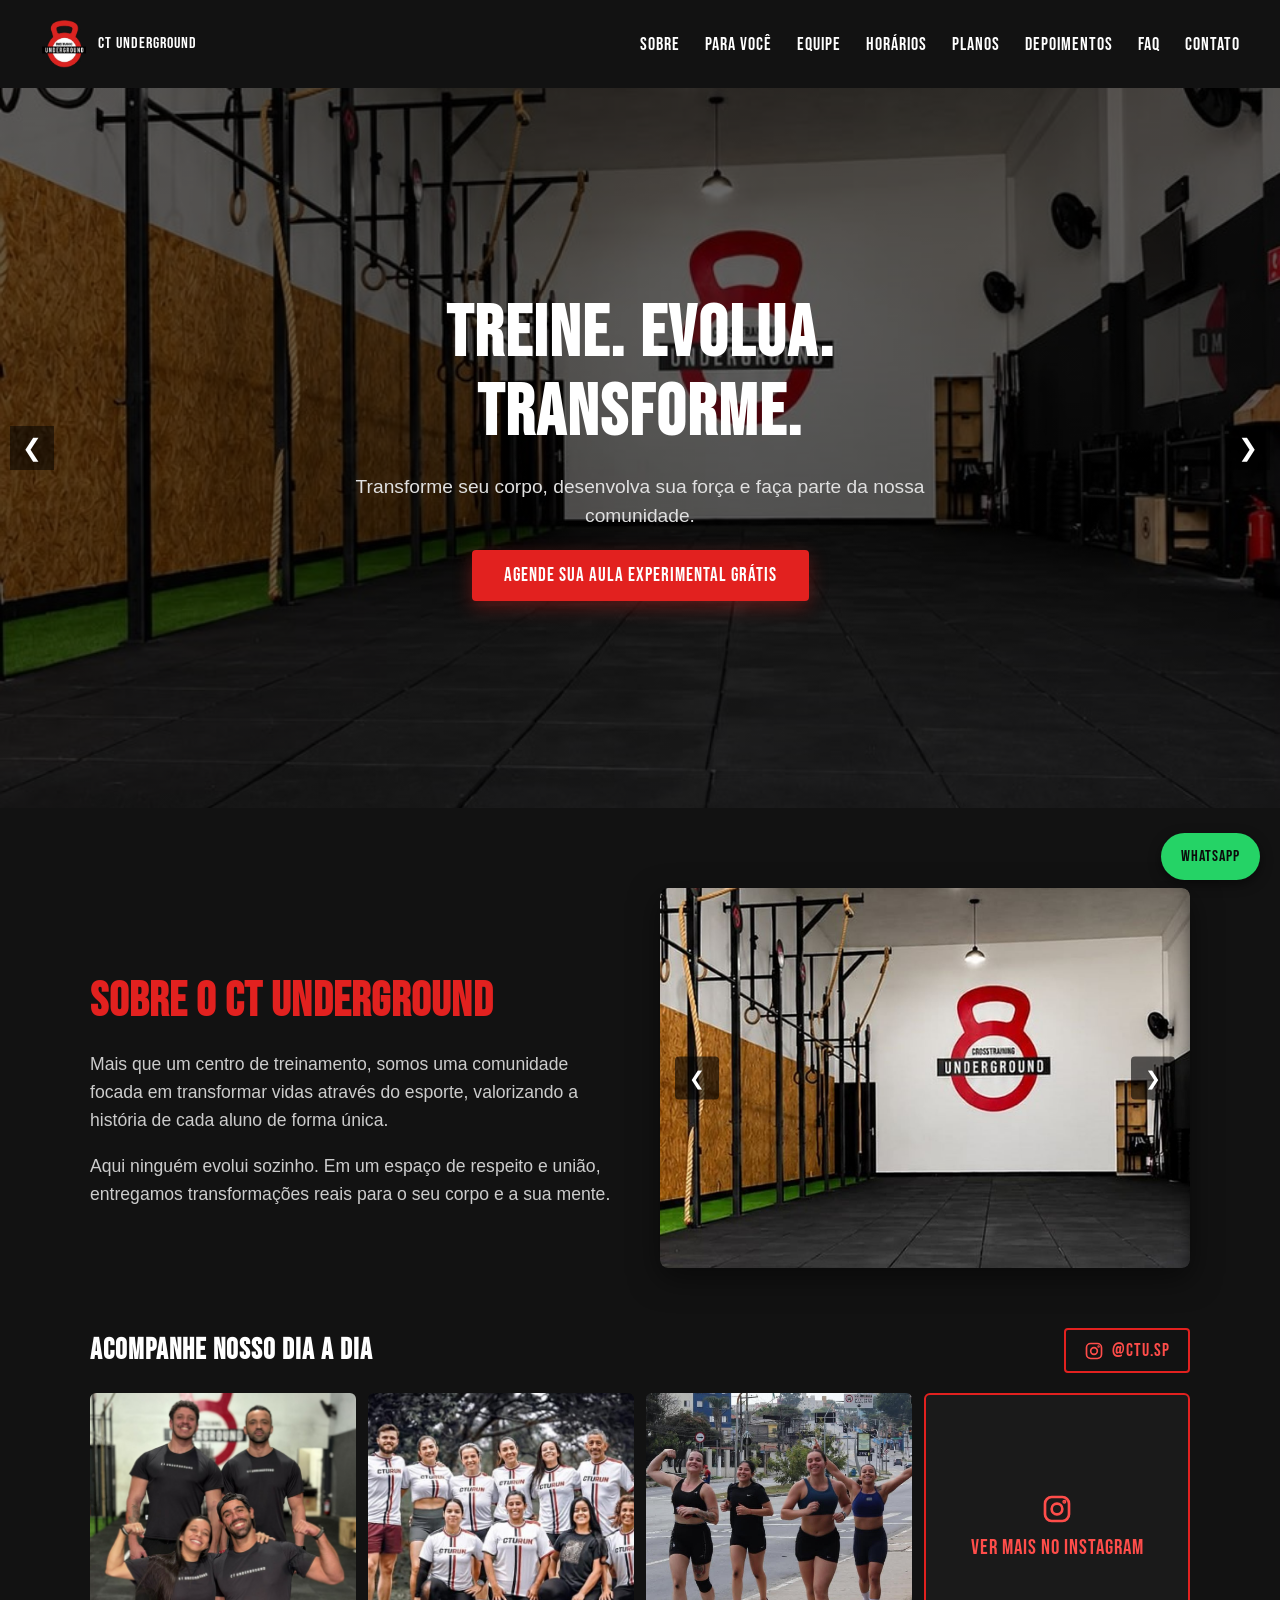
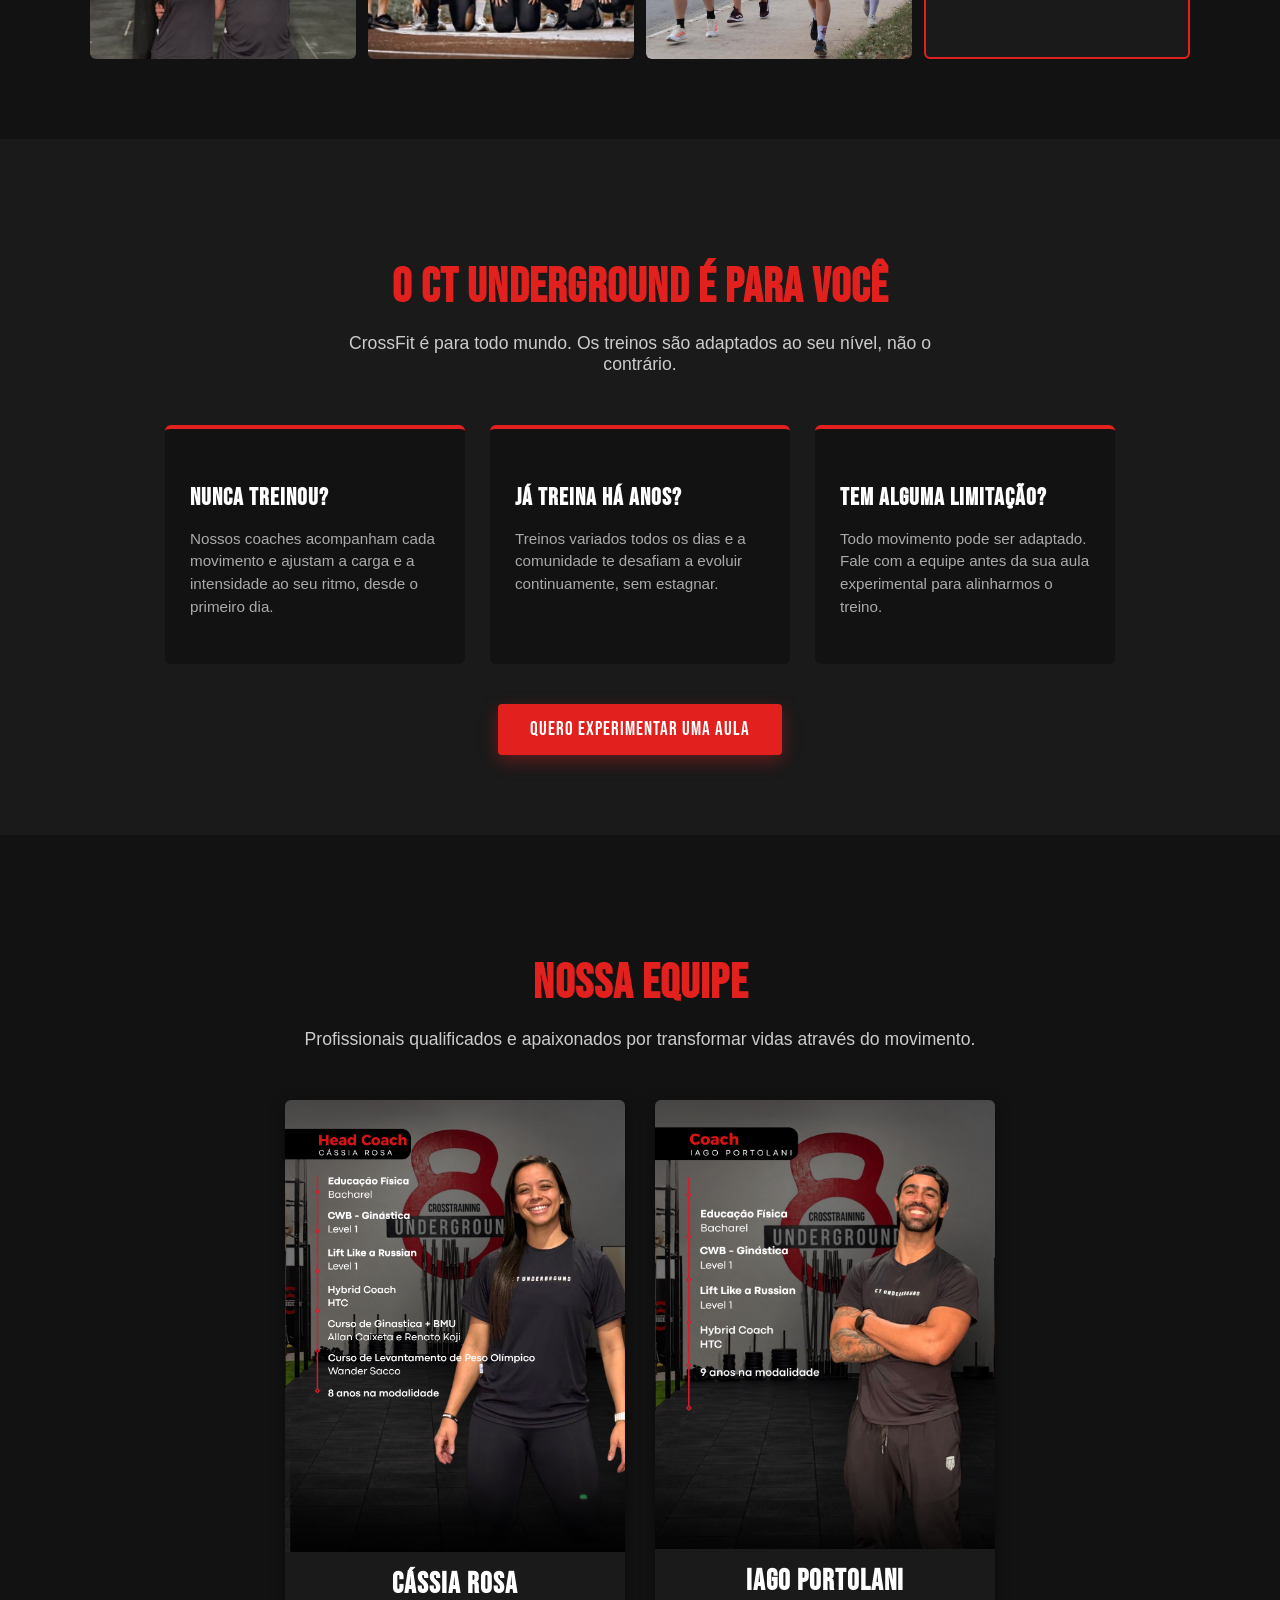
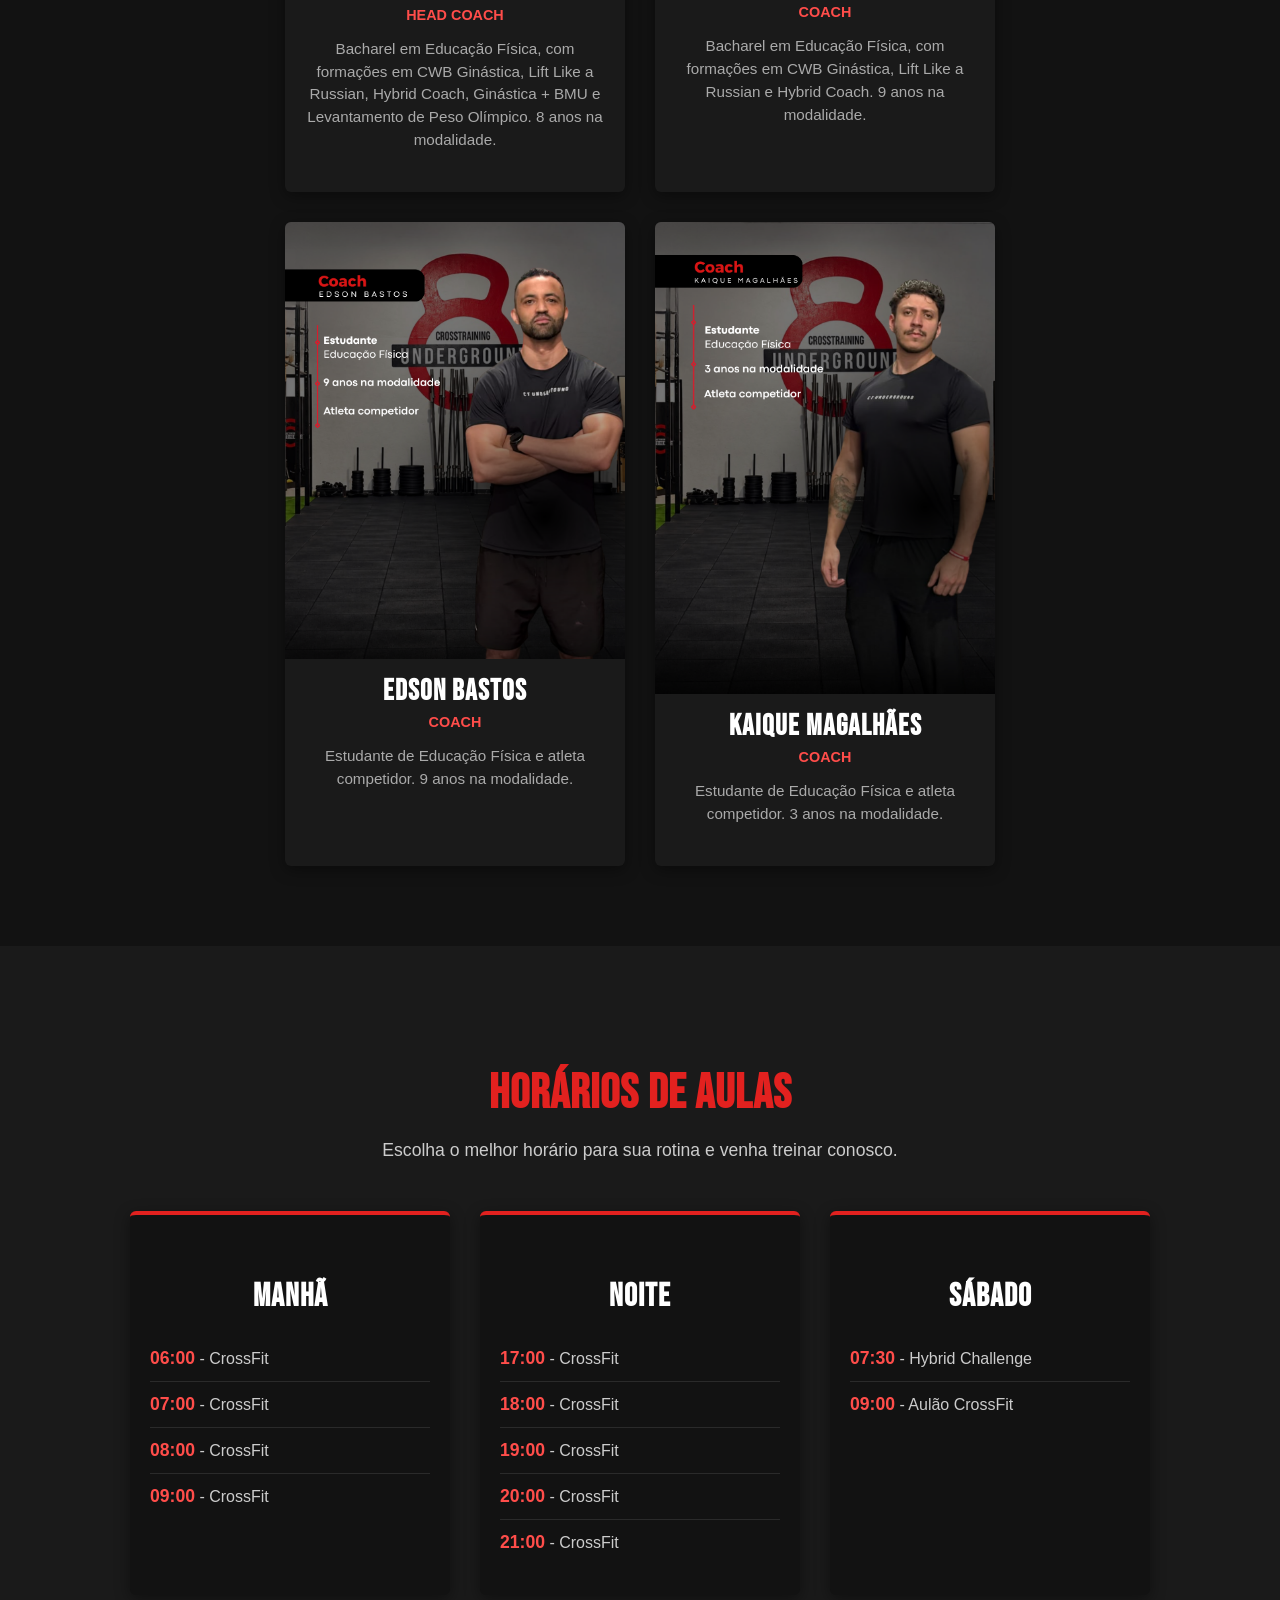
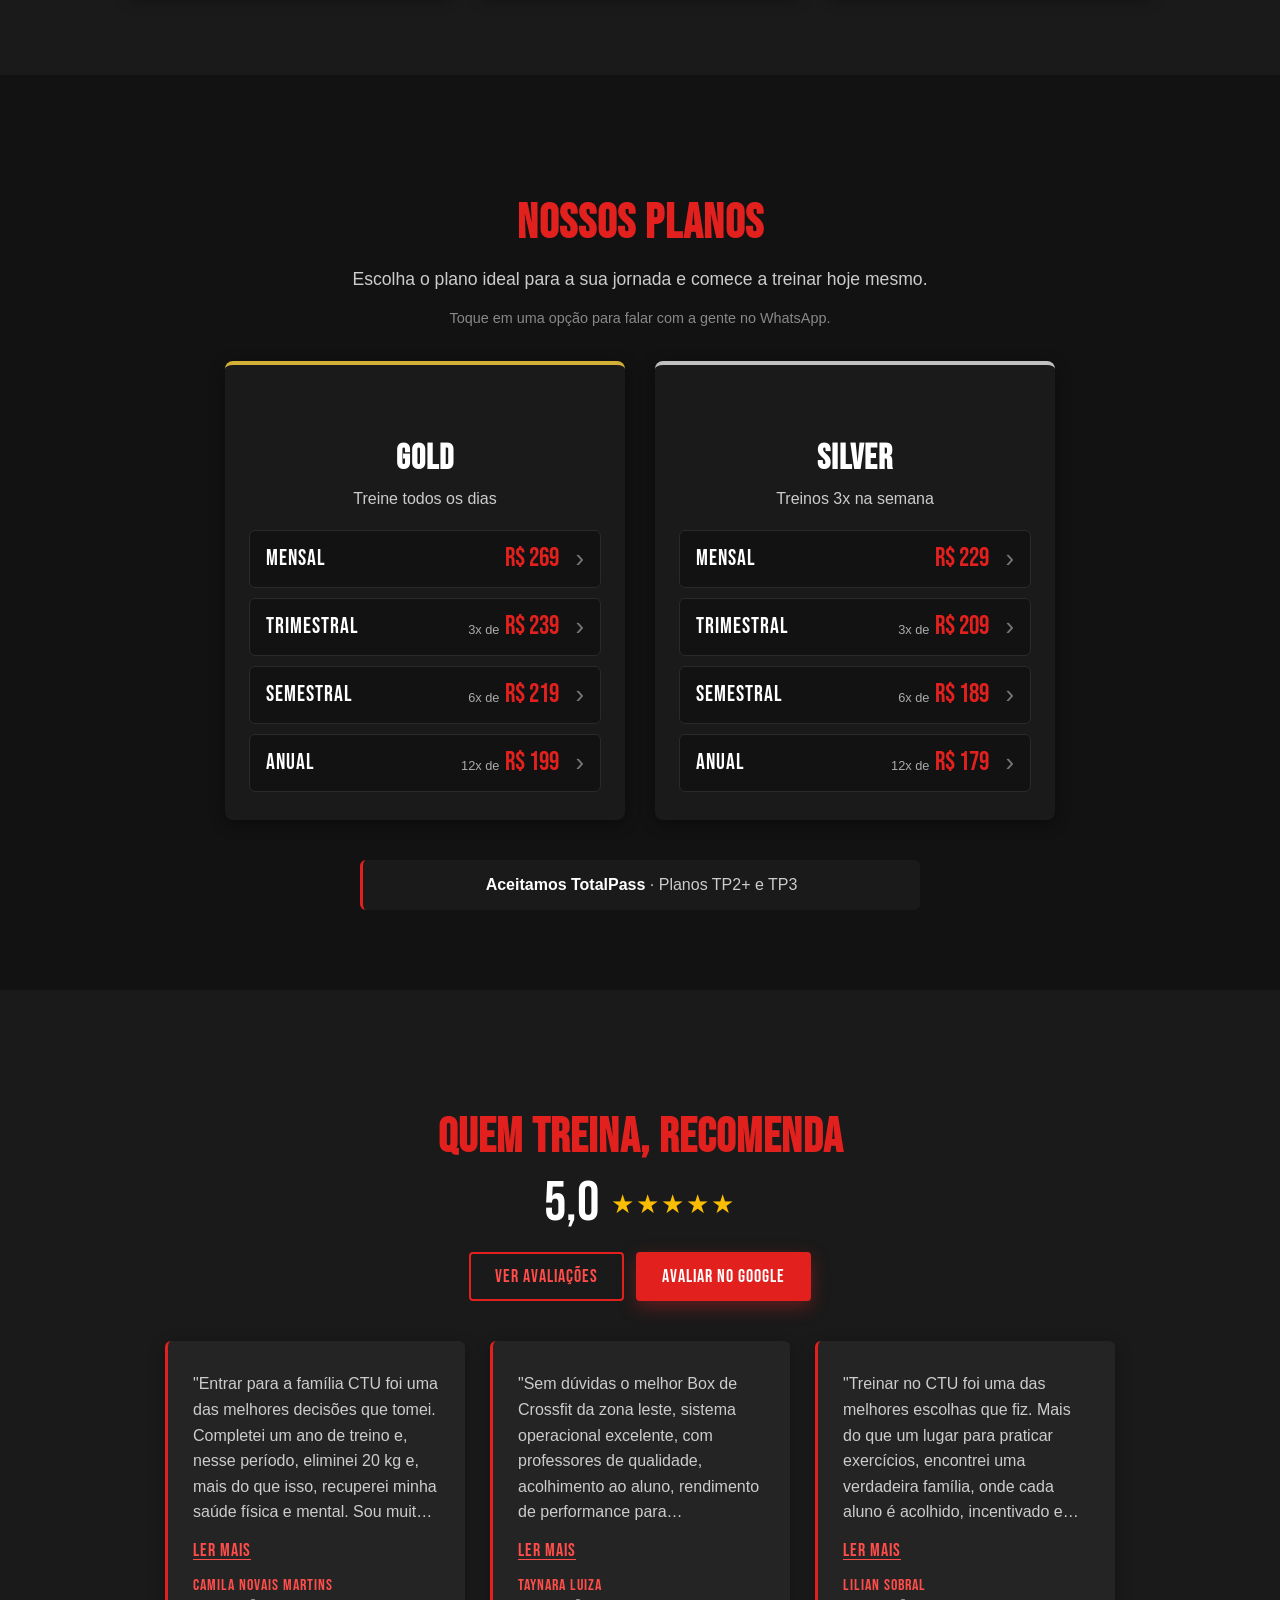
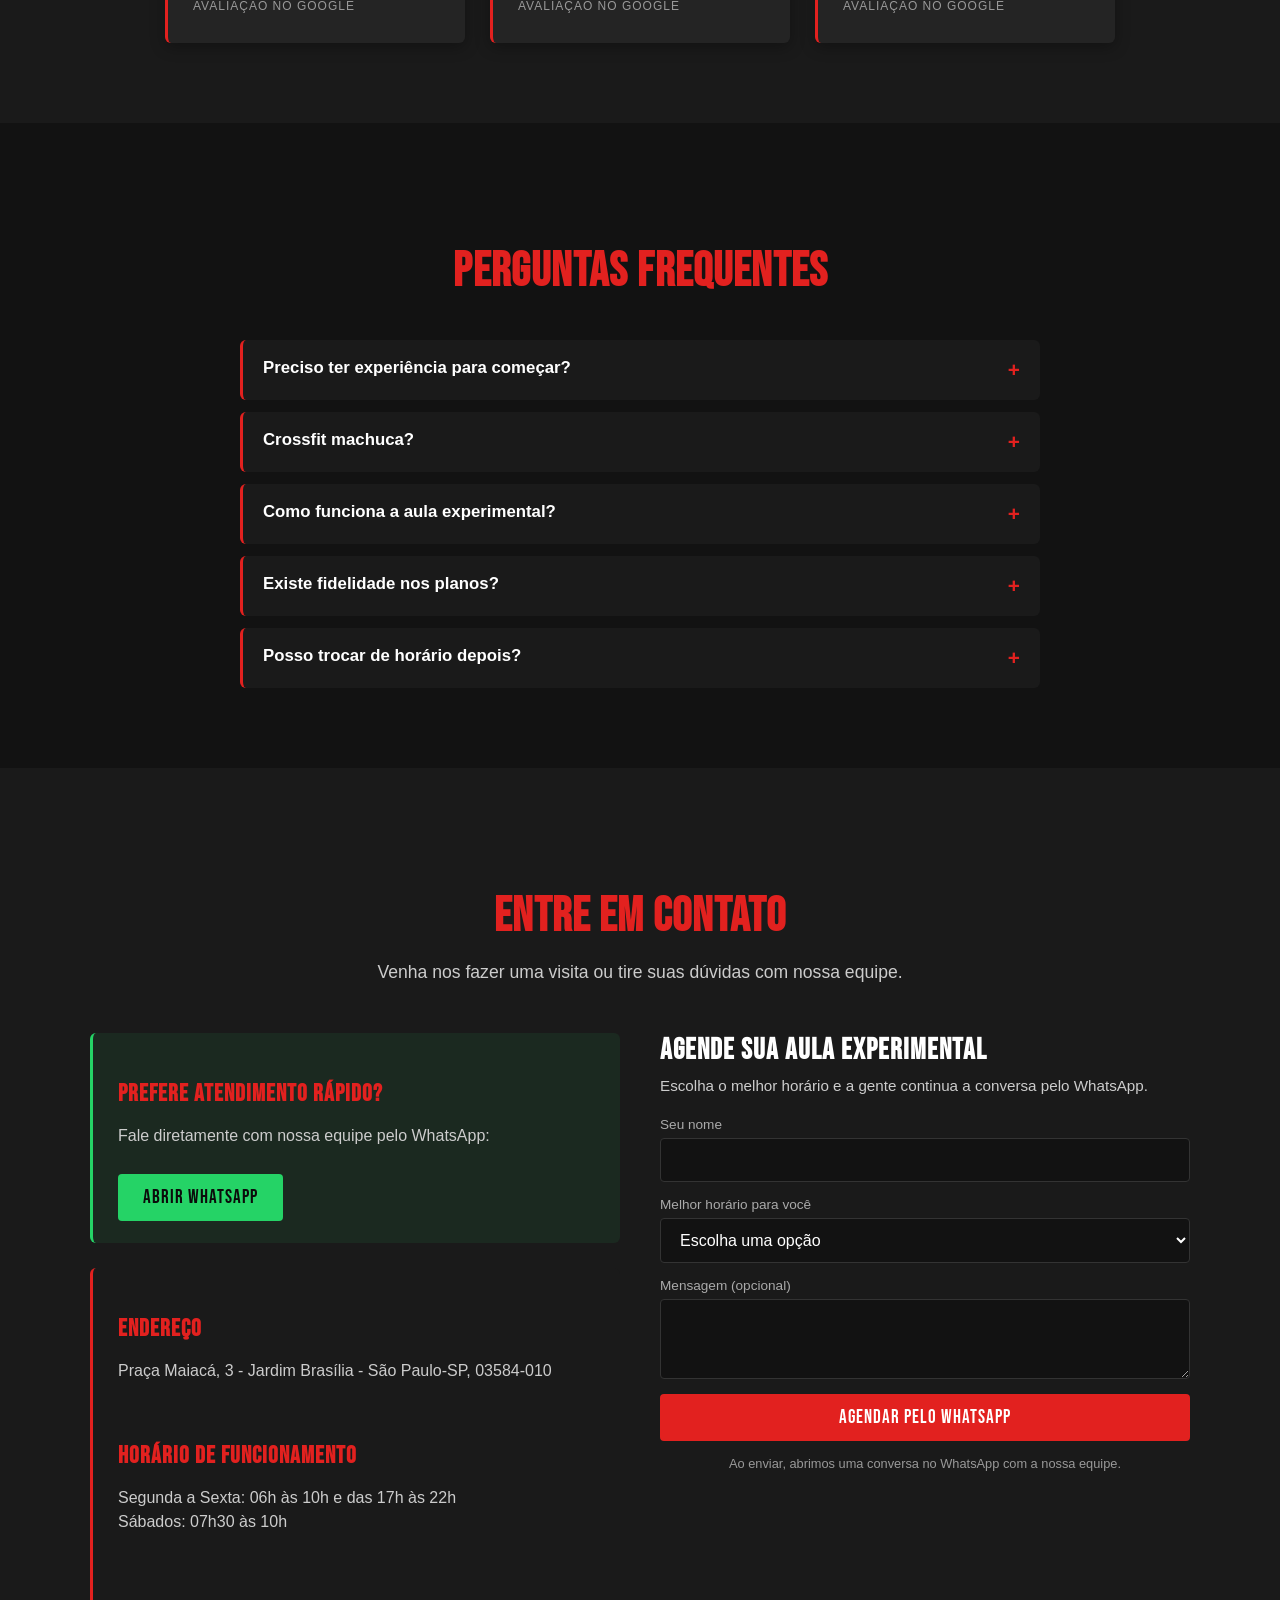
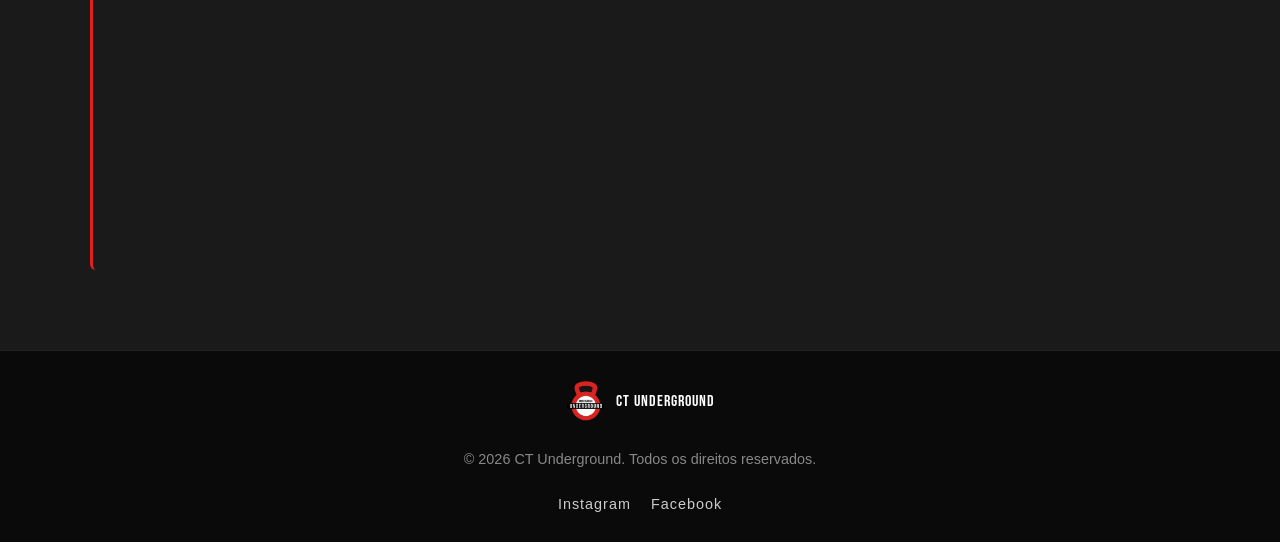
<file: index.html>
<!DOCTYPE html>
<html lang="pt-BR">
<head>
    <meta charset="UTF-8">
    <meta name="viewport" content="width=device-width, initial-scale=1.0">

    <!-- SEO -->
    <title>CT Underground | Box de CrossFit na Zona Leste/SP</title>
    <meta name="description" content="Treine no CT Underground, na Zona Leste/SP. Aulas para todos os níveis, coaches qualificados e comunidade forte. Agende sua aula experimental gratuita.">
    <link rel="canonical" href="https://ctunderground.com.br/">
    <link rel="icon" type="image/png" href="assets/images/logo.jpeg">

    <!-- Carrega a 1ª imagem do banner o mais cedo possível (mantenha igual ao 1º item de 'imagens' no script.js) -->
    <link rel="preload" as="image" href="assets/images/img-header1.jpg">

    <!-- Open Graph (preview ao compartilhar no WhatsApp/Instagram) -->
    <meta property="og:type" content="website">
    <meta property="og:title" content="CT Underground | Box de CrossFit na Zona Leste/SP">
    <meta property="og:description" content="Aulas para todos os níveis, coaches qualificados e comunidade forte. Agende sua aula experimental gratuita.">
    <meta property="og:url" content="https://ctunderground.com.br/">
    <meta property="og:image" content="https://ctunderground.com.br/assets/images/img-header1.jpg">
    <meta property="og:image:width" content="1920">
    <meta property="og:image:height" content="880">
    <meta property="og:image:alt" content="Interior do box CT Underground, com a logo na parede e a área de treino">
    <meta property="og:locale" content="pt_BR">

    <link rel="stylesheet" href="assets/fonts/fonts.css">
    <link rel="stylesheet" href="assets/css/global.css">
    <link rel="stylesheet" href="index.css">

    <!-- Dados estruturados para SEO local -->
    <script type="application/ld+json">
    {
      "@context": "https://schema.org",
      "@type": "SportsActivityLocation",
      "name": "Crosstraining Underground",
      "url": "https://ctunderground.com.br/",
      "image": "https://ctunderground.com.br/assets/images/img-header1.jpg",
      "address": {
        "@type": "PostalAddress",
        "streetAddress": "Praça Maiacá, 3 - Jardim Brasília",
        "addressLocality": "São Paulo",
        "addressRegion": "SP",
        "postalCode": "03584-010",
        "addressCountry": "BR"
      },
      "telephone": "+55 11 91656-0389",
      "sameAs": [
        "https://www.instagram.com/ctu.sp/",
        "https://www.facebook.com/crosstrainingunderground"
      ],
      "openingHoursSpecification": [
        {
          "@type": "OpeningHoursSpecification",
          "dayOfWeek": ["Monday","Tuesday","Wednesday","Thursday","Friday"],
          "opens": "06:00",
          "closes": "10:00"
        },
        {
          "@type": "OpeningHoursSpecification",
          "dayOfWeek": ["Monday","Tuesday","Wednesday","Thursday","Friday"],
          "opens": "17:00",
          "closes": "22:00"
        },
        {
          "@type": "OpeningHoursSpecification",
          "dayOfWeek": ["Saturday"],
          "opens": "07:30",
          "closes": "10:00"
        }
      ]
    }
    </script>
</head>

<body>
<a href="#main-content" class="skip-link">Pular para o conteúdo principal</a>

<header class="header">
    <div class="container nav-container" style="display: flex; justify-content: space-between; align-items: center; width: 100%;">
        <a href="#" class="logo">
            <img src="assets/images/logo-dark.png" alt="" width="56" height="56">
            <span class="logo-text">CT UNDERGROUND</span>
        </a>

        <button class="menu-toggle" id="menu-toggle" aria-label="Abrir menu" aria-expanded="false" aria-controls="nav-menu">
            <span></span>
            <span></span>
            <span></span>
        </button>

        <nav aria-label="Navegação principal">
            <ul class="nav-menu" id="nav-menu">
                <li><a href="#sobre">Sobre</a></li>
                <li><a href="#para-quem-e">Para Você</a></li>
                <li><a href="#equipe">Equipe</a></li>
                <li><a href="#horarios">Horários</a></li>
                <li><a href="#planos">Planos</a></li>
                <li><a href="#depoimentos">Depoimentos</a></li>
                <li><a href="#faq">FAQ</a></li>
                <li><a href="#contato">Contato</a></li>
            </ul>
        </nav>
    </div>
</header>

<main id="main-content">

    <section class="hero" id="hero-banner">
        <button class="hero-btn prev" id="prev-btn" aria-label="Imagem anterior do banner">&#10094;</button>
        <div class="hero-content">
            <h1>Treine. Evolua. Transforme.</h1>
            <p>Transforme seu corpo, desenvolva sua força e faça parte da nossa comunidade.</p>
            <a href="#contato" class="btn-cta">AGENDE SUA AULA EXPERIMENTAL GRÁTIS</a>
        </div>
        <button class="hero-btn next" id="next-btn" aria-label="Próxima imagem do banner">&#10095;</button>
    </section>

    <section class="about" id="sobre">
        <div class="about-container">
            <div class="about-text">
                <h2>Sobre o CT Underground</h2>
                <p>Mais que um centro de treinamento, somos uma comunidade focada em transformar vidas através do esporte, valorizando a história de cada aluno de forma única.</p>
                <p>Aqui ninguém evolui sozinho. Em um espaço de respeito e união, entregamos transformações reais para o seu corpo e a sua mente.</p>
            </div>

            <!-- Carrossel de Fotos -->
            <div class="about-image about-carousel">
                <div class="carousel-track-container">
                    <div class="carousel-track" id="about-track">
                        <div class="carousel-slide current-slide">
                            <img src="assets/images/img-about1.jpg" alt="Estrutura interna do CT Underground" loading="lazy" decoding="async">
                        </div>
                        <div class="carousel-slide">
                            <img src="assets/images/img-about2.jpg" alt="Área de treino do CT Underground" loading="lazy" decoding="async">
                        </div>
                        <div class="carousel-slide">
                            <img src="assets/images/img-about3.jpg" alt="Equipamentos e espaço do box" loading="lazy" decoding="async">
                        </div>
                        <div class="carousel-slide">
                            <img src="assets/images/img-about4.jpg" alt="Equipamentos e espaço do box" loading="lazy" decoding="async">
                        </div>
                        <div class="carousel-slide">
                            <img src="assets/images/img-about5.jpg" alt="Equipamentos e espaço do box" loading="lazy" decoding="async">
                        </div>
                        <div class="carousel-slide">
                            <img src="assets/images/img-about6.jpg" alt="Equipamentos e espaço do box" loading="lazy" decoding="async">
                        </div>
                    </div>
                </div>
                <!-- Botões de navegação do carrossel -->
                <button class="carousel-btn prev-btn" id="about-prev" aria-label="Foto anterior">&#10094;</button>
                <button class="carousel-btn next-btn" id="about-next" aria-label="Próxima foto">&#10095;</button>
            </div>
        </div>

        <!-- Instagram -->
        <div class="about-instagram">
            <div class="about-instagram-header">
                <h3>Acompanhe nosso dia a dia</h3>
                <a href="https://www.instagram.com/ctu.sp/" target="_blank" rel="noopener" class="btn-instagram">
                    <svg viewBox="0 0 24 24" width="20" height="20" fill="none" stroke="currentColor" stroke-width="2" stroke-linecap="round" stroke-linejoin="round" aria-hidden="true">
                        <rect x="3" y="3" width="18" height="18" rx="5"></rect>
                        <circle cx="12" cy="12" r="4"></circle>
                        <circle cx="17.5" cy="6.5" r="0.5" fill="currentColor"></circle>
                    </svg>
                    @ctu.sp
                </a>
            </div>

            <div class="instagram-grid">
                <a href="https://www.instagram.com/p/Dcvog55HO2o/" target="_blank" rel="noopener" class="instagram-post">
                    <img src="assets/images/insta-1.jpg" alt="Publicação do CTU no Instagram - Coaches" loading="lazy" decoding="async">
                </a>
                <a href="https://www.instagram.com/p/DZAH4xvkXIh/" target="_blank" rel="noopener" class="instagram-post">
                    <img src="assets/images/insta-2.jpg" alt="Publicação do CTU no Instagram - CTU RUN" loading="lazy" decoding="async">
                </a>
                <a href="https://www.instagram.com/p/Dcr405zHGUo/" target="_blank" rel="noopener" class="instagram-post">
                    <img src="assets/images/insta-3.jpg" alt="Publicação do CTU no Instagram - Hybrid Challenge" loading="lazy" decoding="async">
                </a>
                <a href="https://www.instagram.com/ctu.sp/" target="_blank" rel="noopener" class="instagram-post instagram-more">
                    <svg viewBox="0 0 24 24" width="32" height="32" fill="none" stroke="currentColor" stroke-width="2" stroke-linecap="round" stroke-linejoin="round" aria-hidden="true">
                        <rect x="3" y="3" width="18" height="18" rx="5"></rect>
                        <circle cx="12" cy="12" r="4"></circle>
                        <circle cx="17.5" cy="6.5" r="0.5" fill="currentColor"></circle>
                    </svg>
                    <span>Ver mais no Instagram</span>
                </a>
            </div>
        </div>
    </section>

    <!-- Nova seção: acolhe quem nunca treinou -->
    <section class="for-you" id="para-quem-e">
        <div class="for-you-container">
            <h2>O CT Underground é para você</h2>
            <p class="for-you-subtitle">CrossFit é para todo mundo. Os treinos são adaptados ao seu nível, não o contrário.</p>

            <div class="for-you-grid">
                <div class="for-you-card">
                    <h3>Nunca treinou?</h3>
                    <p>Nossos coaches acompanham cada movimento e ajustam a carga e a intensidade ao seu ritmo, desde o primeiro dia.</p>
                </div>
                <div class="for-you-card">
                    <h3>Já treina há anos?</h3>
                    <p>Treinos variados todos os dias e a comunidade te desafiam a evoluir continuamente, sem estagnar.</p>
                </div>
                <div class="for-you-card">
                    <h3>Tem alguma limitação?</h3>
                    <p>Todo movimento pode ser adaptado. Fale com a equipe antes da sua aula experimental para alinharmos o treino.</p>
                </div>
            </div>

            <div class="for-you-cta">
                <a href="#contato" class="btn-cta">QUERO EXPERIMENTAR UMA AULA</a>
            </div>
        </div>
    </section>

    <section class="team" id="equipe">
        <div class="team-container">
            <h2>Nossa Equipe</h2>
            <p class="team-subtitle">Profissionais qualificados e apaixonados por transformar vidas através do movimento.</p>

            <div class="team-grid">
                <div class="coach-card">
                    <img src="assets/images/coach-cassia.jpg" width="800" height="1120" alt="Cássia Rosa, Head Coach do Crosstraining Underground" loading="lazy" decoding="async">
                    <h3>Cássia Rosa</h3>
                    <span class="coach-role">Head Coach</span>
                    <p>Bacharel em Educação Física, com formações em CWB Ginástica, Lift Like a Russian, Hybrid Coach, Ginástica + BMU e Levantamento de Peso Olímpico. 8 anos na modalidade.</p>
                </div>

                <div class="coach-card">
                    <img src="assets/images/coach-iago.jpg" width="800" height="1088" alt="Iago Portolani, Coach do Crosstraining Underground" loading="lazy" decoding="async">
                    <h3>Iago Portolani</h3>
                    <span class="coach-role">Coach</span>
                    <p>Bacharel em Educação Física, com formações em CWB Ginástica, Lift Like a Russian e Hybrid Coach. 9 anos na modalidade.</p>
                </div>

                <div class="coach-card">
                    <img src="assets/images/coach-edson.jpg" width="800" height="1056" alt="Edson Bastos, Coach do Crosstraining Underground" loading="lazy" decoding="async">
                    <h3>Edson Bastos</h3>
                    <span class="coach-role">Coach</span>
                    <p>Estudante de Educação Física e atleta competidor. 9 anos na modalidade.</p>
                </div>

                <div class="coach-card">
                    <img src="assets/images/coach-kaique.jpg" width="800" height="1082" alt="Kaique Magalhães, Coach do Crosstraining Underground" loading="lazy" decoding="async">
                    <h3>Kaique Magalhães</h3>
                    <span class="coach-role">Coach</span>
                    <p>Estudante de Educação Física e atleta competidor. 3 anos na modalidade.</p>
                </div>
            </div>
        </div>
    </section>

    <section class="schedule" id="horarios">
    <div class="schedule-container">
        <h2>Horários de Aulas</h2>
        <p class="schedule-subtitle">Escolha o melhor horário para sua rotina e venha treinar conosco.</p>

        <div class="schedule-grid">
            <!-- Coluna 1: Manhã -->
            <div class="schedule-card">
                <h3>Manhã</h3>
                <ul>
                    <li><span>06:00</span> - CrossFit</li>
                    <li><span>07:00</span> - CrossFit</li>
                    <li><span>08:00</span> - CrossFit</li>
                    <li><span>09:00</span> - CrossFit</li>
                </ul>
            </div>

            <!-- Coluna 2: Noite -->
            <div class="schedule-card">
                <h3>Noite</h3>
                <ul>
                    <li><span>17:00</span> - CrossFit</li>
                    <li><span>18:00</span> - CrossFit</li>
                    <li><span>19:00</span> - CrossFit</li>
                    <li><span>20:00</span> - CrossFit</li>
                    <li><span>21:00</span> - CrossFit</li>
                </ul>
            </div>

            <!-- Coluna 3: Sábado -->
            <div class="schedule-card">
                <h3>Sábado</h3>
                <ul>
                    <li><span>07:30</span> - Hybrid Challenge</li>
                    <li><span>09:00</span> - Aulão CrossFit</li>
                </ul>
            </div>
        </div>
    </div>
</section>

    <section class="plans" id="planos">
        <div class="plans-container">
            <h2>Nossos Planos</h2>
            <p class="plans-subtitle">Escolha o plano ideal para a sua jornada e comece a treinar hoje mesmo.</p>
            <p class="plans-hint">Toque em uma opção para falar com a gente no WhatsApp.</p>

            <div class="plans-grid">
                <div class="plan-card plan-gold">
                    <h3>Gold</h3>
                    <p class="plan-tagline">Treine todos os dias</p>
                    <ul class="plan-options">
                        <li>
                            <a href="https://wa.me/5511916560389?text=Ol%C3%A1%21%20Gostaria%20de%20assinar%20o%20plano%20GOLD%20Mensal%20%28R%24%20269%29." target="_blank" rel="noopener" class="plan-option" aria-label="Plano GOLD Mensal, R$ 269. Falar no WhatsApp">
                                <span class="plan-option-name">Mensal</span>
                                <span class="plan-option-price">R$ 269</span>
                            </a>
                        </li>
                        <li>
                            <a href="https://wa.me/5511916560389?text=Ol%C3%A1%21%20Gostaria%20de%20assinar%20o%20plano%20GOLD%20Trimestral%20%283x%20de%20R%24%20239%29." target="_blank" rel="noopener" class="plan-option" aria-label="Plano GOLD Trimestral, 3x de R$ 239. Falar no WhatsApp">
                                <span class="plan-option-name">Trimestral</span>
                                <span class="plan-option-price"><small>3x de</small>R$ 239</span>
                            </a>
                        </li>
                        <li>
                            <a href="https://wa.me/5511916560389?text=Ol%C3%A1%21%20Gostaria%20de%20assinar%20o%20plano%20GOLD%20Semestral%20%286x%20de%20R%24%20219%29." target="_blank" rel="noopener" class="plan-option" aria-label="Plano GOLD Semestral, 6x de R$ 219. Falar no WhatsApp">
                                <span class="plan-option-name">Semestral</span>
                                <span class="plan-option-price"><small>6x de</small>R$ 219</span>
                            </a>
                        </li>
                        <li>
                            <a href="https://wa.me/5511916560389?text=Ol%C3%A1%21%20Gostaria%20de%20assinar%20o%20plano%20GOLD%20Anual%20%2812x%20de%20R%24%20199%29." target="_blank" rel="noopener" class="plan-option" aria-label="Plano GOLD Anual, 12x de R$ 199. Falar no WhatsApp">
                                <span class="plan-option-name">Anual</span>
                                <span class="plan-option-price"><small>12x de</small>R$ 199</span>
                            </a>
                        </li>
                    </ul>
                </div>

                <div class="plan-card plan-silver">
                    <h3>Silver</h3>
                    <p class="plan-tagline">Treinos 3x na semana</p>
                    <ul class="plan-options">
                        <li>
                            <a href="https://wa.me/5511916560389?text=Ol%C3%A1%21%20Gostaria%20de%20assinar%20o%20plano%20SILVER%20Mensal%20%28R%24%20229%29." target="_blank" rel="noopener" class="plan-option" aria-label="Plano SILVER Mensal, R$ 229. Falar no WhatsApp">
                                <span class="plan-option-name">Mensal</span>
                                <span class="plan-option-price">R$ 229</span>
                            </a>
                        </li>
                        <li>
                            <a href="https://wa.me/5511916560389?text=Ol%C3%A1%21%20Gostaria%20de%20assinar%20o%20plano%20SILVER%20Trimestral%20%283x%20de%20R%24%20209%29." target="_blank" rel="noopener" class="plan-option" aria-label="Plano SILVER Trimestral, 3x de R$ 209. Falar no WhatsApp">
                                <span class="plan-option-name">Trimestral</span>
                                <span class="plan-option-price"><small>3x de</small>R$ 209</span>
                            </a>
                        </li>
                        <li>
                            <a href="https://wa.me/5511916560389?text=Ol%C3%A1%21%20Gostaria%20de%20assinar%20o%20plano%20SILVER%20Semestral%20%286x%20de%20R%24%20189%29." target="_blank" rel="noopener" class="plan-option" aria-label="Plano SILVER Semestral, 6x de R$ 189. Falar no WhatsApp">
                                <span class="plan-option-name">Semestral</span>
                                <span class="plan-option-price"><small>6x de</small>R$ 189</span>
                            </a>
                        </li>
                        <li>
                            <a href="https://wa.me/5511916560389?text=Ol%C3%A1%21%20Gostaria%20de%20assinar%20o%20plano%20SILVER%20Anual%20%2812x%20de%20R%24%20179%29." target="_blank" rel="noopener" class="plan-option" aria-label="Plano SILVER Anual, 12x de R$ 179. Falar no WhatsApp">
                                <span class="plan-option-name">Anual</span>
                                <span class="plan-option-price"><small>12x de</small>R$ 179</span>
                            </a>
                        </li>
                    </ul>
                </div>
            </div>

            <p class="plans-totalpass"><strong>Aceitamos TotalPass</strong> &middot; Planos TP2+ e TP3</p>
        </div>
    </section>

    <!-- Nova seção: prova social -->
    <section class="testimonials" id="depoimentos">
        <div class="testimonials-container">
            <h2>Quem treina, recomenda</h2>
            <div class="google-rating">
                <div class="google-rating-score">
                    <span class="google-rating-number">5,0</span>
                    <span class="google-rating-stars" role="img" aria-label="5 de 5 estrelas">&#9733;&#9733;&#9733;&#9733;&#9733;</span>
                </div>
                <div class="google-rating-actions">
                    <a href="https://www.google.com/maps?cid=6252915759391839702" target="_blank" rel="noopener" class="btn-plano">VER AVALIAÇÕES</a>
                    <a href="https://www.google.com/search?q=ct+underground#lrd=0x94ce6717894ad2b5:0x56c6d1c0f8fe15d6,3,,,," target="_blank" rel="noopener" class="btn-cta">AVALIAR NO GOOGLE</a>
                </div>
            </div>

            <div class="testimonials-grid">
                <div class="testimonial-card">
                    <p>"Entrar para a família CTU foi uma das melhores decisões que tomei. Completei um ano de treino e, nesse período, eliminei 20 kg e, mais do que isso, recuperei minha saúde física e mental.
                    Sou muito grata a todos os coaches, que sempre me incentivam a evoluir, respeitando meu tempo e acreditando no meu potencial. Esse apoio fez toda a diferença para que eu mantivesse a motivação e a constância. Hoje o CrossFit faz parte da minha rotina diária e já não consigo me imaginar sem esse ambiente acolhedor, cheio de energia e incentivo. Obrigada a toda a equipe do CTU por fazer parte dessa transformação e por me mostrarem, todos os dias, que somos capazes de ir além."</p>
                    <span class="testimonial-name">Camila Novais Martins</span>
                    <span class="testimonial-source">Avaliação no Google</span>
                </div>
                <div class="testimonial-card">
                    <p>"Sem dúvidas o melhor Box de Crossfit da zona leste, sistema operacional excelente, com professores de qualidade, acolhimento ao aluno, rendimento de performance para emagrecimento e ganho de massa, sem igual, recomendo muito este local."</p>
                    <span class="testimonial-name">Taynara Luiza</span>
                    <span class="testimonial-source">Avaliação no Google</span>
                </div>
                <div class="testimonial-card">
                    <p>"Treinar no CTU foi uma das melhores escolhas que fiz. Mais do que um lugar para praticar exercícios, encontrei uma verdadeira família, onde cada aluno é acolhido, incentivado e respeitado em seu próprio ritmo.
                    Coachs extremamente dedicados, atentos e motivadores, sempre preocupados com a evolução e o bem-estar de todos. O ambiente é leve, animado e cheio de energia positiva, tornando cada treino um momento especial do dia.
                    Aqui, cada conquista é comemorada, cada desafio é superado em equipe e a sensação de pertencimento faz toda a diferença. Sou muito grata em fazer parte desse espaço que transforma não apenas o corpo, mas também a autoestima, a saúde e a qualidade de vida. Parabéns a toda a equipe pelo excelente trabalho, carinho e dedicação.
                    Recomendo de coração♥️"</p>
                    <span class="testimonial-name">Lilian Sobral</span>
                    <span class="testimonial-source">Avaliação no Google</span>
                </div>
            </div>
        </div>
    </section>

    <!-- Nova seção: FAQ, responde objeções comuns -->
    <section class="faq" id="faq">
        <div class="faq-container">
            <h2>Perguntas Frequentes</h2>

            <div class="faq-list">
                <details class="faq-item">
                    <summary>Preciso ter experiência para começar?</summary>
                    <p>Não! Você não precisa ter experiência nenhuma. Aqui, cada pessoa começa de onde está. Nossos coaches acompanham você de perto e adaptam o treino quando necessário. O importante é dar o primeiro passo; o resto, a gente constrói junto.</p>
                </details>
                <details class="faq-item">
                    <summary>Crossfit machuca?</summary>
                    <p>O risco de lesão diminui muito com acompanhamento e com movimentos adaptados ao seu nível. É isso que fazemos aqui: um ambiente controlado e aulas preparadas para você treinar com segurança.</p>
                </details>
                <details class="faq-item">
                    <summary>Como funciona a aula experimental?</summary>
                    <p>É o seu primeiro contato com o CTU. Você vai conhecer nosso espaço, nossa equipe e, claro, viver um treino com a gente. Tudo de forma tranquila e acompanhada, respeitando o seu nível. Queremos que você se sinta à vontade desde o primeiro momento.</p>
                </details>
                <details class="faq-item">
                    <summary>Existe fidelidade nos planos?</summary>
                    <p>Não. A gente acredita que treinar precisa fazer sentido para a sua vida e para a sua rotina. Por isso, temos opções de planos para você escolher o que funciona melhor para você.</p>
                </details>
                <details class="faq-item">
                    <summary>Posso trocar de horário depois?</summary>
                    <p>Sim! Os horários são livres. Você pode escolher qualquer horário disponível, independente do dia, de acordo com a sua rotina.</p>
                </details>
            </div>
        </div>
    </section>

    <section class="contact" id="contato">
        <div class="contact-container">
            <h2>Entre em Contato</h2>
            <p class="contact-subtitle">Venha nos fazer uma visita ou tire suas dúvidas com nossa equipe.</p>

            <div class="contact-content">
                <div class="contact-info">
                    <div class="whatsapp-box">
                        <h3>Prefere atendimento rápido?</h3>
                        <p>Fale diretamente com nossa equipe pelo WhatsApp:</p>
                        <a href="https://wa.me/5511916560389?text=Ol%C3%A1%21%20Gostaria%20de%20tirar%20d%C3%BAvidas%20sobre%20as%20aulas%20do%20box." target="_blank" rel="noopener" class="btn-whatsapp">ABRIR WHATSAPP</a>
                    </div>

                    <div class="visit-card">
                        <div class="info-item">
                            <h3>Endereço</h3>
                            <p>Praça Maiacá, 3 - Jardim Brasília - São Paulo-SP, 03584-010</p>
                        </div>

                        <div class="info-item">
                            <h3>Horário de Funcionamento</h3>
                            <p>Segunda a Sexta: 06h às 10h e das 17h às 22h <br>Sábados: 07h30 às 10h</p>
                        </div>

                        <div class="map-embed">
                            <iframe
                                title="Localização do CT Underground no mapa"
                                src="https://www.google.com/maps/embed?pb=!1m18!1m12!1m3!1d3657.4114970650726!2d-46.493335099999996!3d-23.5536601!2m3!1f0!2f0!3f0!3m2!1i1024!2i768!4f13.1!3m3!1m2!1s0x94ce6717894ad2b5%3A0x56c6d1c0f8fe15d6!2sCT%20Underground!5e0!3m2!1spt-BR!2sbr!4v1793124709722!5m2!1spt-BR!2sbr"
                                loading="lazy"
                                allowfullscreen
                                referrerpolicy="strict-origin-when-cross-origin">
                            </iframe>
                        </div>
                    </div>
                </div>

                <form id="whatsappForm" class="contact-form">
                    <h3 class="form-title">Agende sua aula experimental</h3>
                    <p class="form-intro">Escolha o melhor horário e a gente continua a conversa pelo WhatsApp.</p>

                    <div class="form-field">
                        <label for="nome">Seu nome</label>
                        <input type="text" id="nome" name="nome" autocomplete="name" required>
                    </div>
                    <div class="form-field">
                        <label for="horario">Melhor horário para você</label>
                        <select id="horario" name="horario" required>
                            <option value="" disabled selected>Escolha uma opção</option>
                            <option>Manhã (06h às 09h)</option>
                            <option>Noite (17h às 21h)</option>
                            <option>Sábado (07h30 e 09h)</option>
                            <option>Ainda não sei / qualquer horário</option>
                        </select>
                    </div>
                    <div class="form-field">
                        <label for="mensagem">Mensagem (opcional)</label>
                        <textarea id="mensagem" name="mensagem" rows="3"></textarea>
                    </div>
                    <button type="submit" class="btn-submit">AGENDAR PELO WHATSAPP</button>
                    <p class="form-privacy">Ao enviar, abrimos uma conversa no WhatsApp com a nossa equipe.</p>
                </form>
            </div>
        </div>
    </section>

</main>

<footer class="footer">
    <div class="footer-container">
        <div class="footer-logo">
            <img src="assets/images/logo-dark.png" alt="" width="44" height="44">
            <span>CT UNDERGROUND</span>
        </div>
        <p>&copy; 2026 CT Underground. Todos os direitos reservados.</p>
        <div class="social-links">
            <a href="https://www.instagram.com/ctu.sp/" target="_blank" rel="noopener">Instagram</a>
            <a href="https://www.facebook.com/crosstrainingunderground" target="_blank" rel="noopener">Facebook</a>
        </div>
    </div>
</footer>

<!-- Botão flutuante de WhatsApp, sempre visível -->
<a href="https://wa.me/5511916560389?text=Ol%C3%A1%21%20Quero%20agendar%20uma%20aula%20experimental."
   class="whatsapp-float" target="_blank" rel="noopener" aria-label="Falar no WhatsApp">
   WhatsApp
</a>

<script src="script.js"></script>

</body>
</html>
</file>
<file: assets/fonts/fonts.css>
@import url('https://fonts.googleapis.com/css2?family=Bebas+Neue&display=swap');
</file>
<file: assets/css/global.css>
/* Faz width/height incluírem padding e borda (evita elementos "estourando" a largura) */
*, *::before, *::after {
    box-sizing: border-box;
}

/* Remove as margens padrão do navegador */
html, body {
    margin: 0;
    padding: 0;
}

/* Faz a página rolar suavemente ao clicar nos links do menu */
html {
    scroll-behavior: smooth;
}

/* Acessibilidade: respeita quem configurou o sistema para reduzir animações */
@media (prefers-reduced-motion: reduce) {
    * {
        transition: none !important;
        scroll-behavior: auto !important;
    }
}
</file>
<file: index.css>
/* --- RESET PARA COLAR NO TOPO --- */
html, body {
    margin: 0 !important;
    padding: 0 !important;
    background-color: #121212 !important;
}

*, *::before, *::after {
    box-sizing: border-box;
}

/* --- IDENTIDADE VISUAL (baseada no logo) --- */
:root {
    --color-bg: #121212;
    --color-bg-alt: #1a1a1a;
    --color-red: #e2211f;
    --color-red-dark: #b8181a;
    --color-red-text: #ff4d4a; /* vermelho para TEXTO sobre fundo escuro (contraste mínimo 4,5:1) */
    --color-text: #ffffff;
    --color-text-muted: #cccccc;
    --color-text-dim: #aaaaaa;
}


a, button {
    transition: all 0.3s ease;
}

/* Foco visível para navegação por teclado */
a:focus-visible,
button:focus-visible,
input:focus-visible,
textarea:focus-visible,
summary:focus-visible {
    outline: 3px solid var(--color-red);
    outline-offset: 2px;
}

/* Skip link (acessibilidade) */
.skip-link {
    position: absolute;
    left: -9999px;
    top: 0;
    background-color: var(--color-red);
    color: #ffffff;
    padding: 12px 20px;
    font-family: 'Bebas Neue', sans-serif;
    letter-spacing: 1px;
    z-index: 2000;
    text-decoration: none;
}

.skip-link:focus {
    left: 10px;
    top: 10px;
}


/* --- CABEÇALHO --- */
.header {
    display: flex;
    justify-content: space-between;
    align-items: center;
    padding: 20px 40px;
    background-color: #121212;
    color: #ffffff;
    width: 100%;
    box-sizing: border-box;
    border-bottom: none !important;
    position: sticky;
    top: 0;
    z-index: 1000;
}

.logo {
    display: inline-flex;
    align-items: center;
    gap: 10px;
    text-decoration: none;
}

.logo img {
    width: 48px;
    height: 48px;
    object-fit: contain;
    display: block;
    flex-shrink: 0;
}

.logo-text {
    font-family: 'Bebas Neue', sans-serif;
    color: #ffffff;
    font-size: 1rem;
    line-height: 1.15;
    letter-spacing: 1px;
}

/* --- MENU DESKTOP (COMPUTADOR) --- */
.nav-menu {
    display: flex;
    gap: 25px;
    list-style: none;
    margin: 0;
    padding: 0;
}

.nav-menu a, .social-links a {
    color: #ffffff;
    text-decoration: none;
    font-size: 1.1rem;
    font-family: 'Bebas Neue', sans-serif;
    letter-spacing: 1px;
}

.menu-toggle {
    display: none;
}


/* --- SEÇÃO HERO --- */
.hero {
    position: relative;
    /* 1ª imagem do banner (o script.js troca depois). Mantenha igual ao 1º item de 'imagens' no script.js */
    background-image: linear-gradient(rgba(0, 0, 0, 0.6), rgba(0, 0, 0, 0.6)), url('assets/images/img-header1.jpg');
    background-size: cover;
    background-position: center;
    background-repeat: no-repeat;
    min-height: 80vh;
    display: flex;
    justify-content: center;
    align-items: center;
    text-align: center;
    padding: 40px 20px;
    transition: background-image 0.5s ease-in-out;
}

.hero-btn {
    position: absolute;
    top: 50%;
    transform: translateY(-50%);
    background-color: rgba(0, 0, 0, 0.5);
    color: #ffffff;
    border: none;
    font-size: 1.5rem;
    padding: 8px 12px;
    cursor: pointer;
    z-index: 10;
    transition: background-color 0.3s;
}

.hero-btn:hover {
    background-color: var(--color-red);
    color: #ffffff;
}

.prev { left: 10px; }
.next { right: 10px; }

.hero-content {
    display: flex;
    flex-direction: column;
    align-items: center;
    gap: 20px;
    max-width: 800px;
    padding: 0 40px;
}

.hero-content h1 {
    font-family: 'Bebas Neue', sans-serif;
    font-size: clamp(2.2rem, 8vw, 4.5rem);
    color: #ffffff;
    letter-spacing: 2px;
    margin: 0;
    line-height: 1.1;
}

.hero-content p {
    font-family: sans-serif;
    font-size: clamp(1rem, 2.5vw, 1.2rem);
    color: #e0e0e0;
    max-width: 600px;
    margin: 0;
    line-height: 1.5;
}

.btn-cta {
    display: inline-block;
    background-color: var(--color-red);
    color: #ffffff;
    padding: 14px 32px;
    font-family: 'Bebas Neue', sans-serif;
    font-size: 1.2rem;
    letter-spacing: 1px;
    text-decoration: none;
    border-radius: 4px;
    box-shadow: 0 6px 18px rgba(226, 33, 31, 0.35);
    transition: background-color 0.2s ease, transform 0.2s ease, box-shadow 0.2s ease;
}

.btn-cta:hover {
    background-color: var(--color-red-dark);
    transform: translateY(-2px);
    box-shadow: 0 8px 22px rgba(226, 33, 31, 0.5);
}


/* --- SEÇÃO SOBRE --- */
.about {
    background-color: #121212;
    color: #ffffff;
    padding: 80px 20px;
    display: flex;
    flex-direction: column;
    justify-content: center;
    align-items: center;
    gap: 60px;
}

.about-container {
    max-width: 1100px;
    display: flex;
    flex-wrap: wrap;
    justify-content: space-between;
    align-items: center;
    gap: 40px;
}

.about-text {
    flex: 1;
    min-width: 280px;
}

.about-text h2 {
    font-family: 'Bebas Neue', sans-serif;
    font-size: clamp(2rem, 5vw, 3rem);
    color: var(--color-red);
    margin-bottom: 20px;
    letter-spacing: 1px;
}

.about-text p {
    font-family: sans-serif;
    font-size: 1.1rem;
    color: #cccccc;
    line-height: 1.6;
    margin-bottom: 15px;
}

.about-image {
    flex: 1;
    min-width: 280px;
}

.about-image img {
    width: 100%;
    border-radius: 6px;
    box-shadow: 0 4px 15px rgba(0, 0, 0, 0.5);
}

/* --- ESTILO DO CARROSSEL DA SEÇÃO SOBRE --- */
.about-carousel {
    position: relative;
    overflow: hidden;
    border-radius: 8px;
    box-shadow: 0 10px 30px rgba(0, 0, 0, 0.5);
    max-width: 550px;
    width: 100%;
}

.carousel-track-container {
    width: 100%;
    height: 100%;
    overflow: hidden;
}

.carousel-track {
    display: flex;
    transition: transform 0.4s ease-in-out;
    width: 100%;
    height: 100%;
}

.carousel-slide {
    min-width: 100%;
    height: 100%;
}

.carousel-slide img {
    width: 100%;
    height: 380px;
    object-fit: cover;
    display: block;
    border-radius: 8px;
}

/* Botões de navegação (Setas) */
.carousel-btn {
    position: absolute;
    top: 50%;
    transform: translateY(-50%);
    background-color: rgba(0, 0, 0, 0.6);
    color: #ffffff;
    border: none;
    font-size: 1.2rem;
    padding: 10px 14px;
    cursor: pointer;
    border-radius: 4px;
    transition: background-color 0.3s ease;
    z-index: 10;
}

.carousel-btn:hover {
    background-color: var(--color-red);
}

.prev-btn {
    left: 15px;
}

.next-btn {
    right: 15px;
}

/* --- INSTAGRAM (dentro da seção Sobre) --- */
.about-instagram {
    width: 100%;
    max-width: 1100px;
}

.about-instagram-header {
    display: flex;
    flex-wrap: wrap;
    align-items: center;
    justify-content: space-between;
    gap: 15px;
    margin-bottom: 20px;
}

.about-instagram-header h3 {
    font-family: 'Bebas Neue', sans-serif;
    font-size: 1.8rem;
    letter-spacing: 1px;
    color: #ffffff;
    margin: 0;
}

.btn-instagram {
    display: inline-flex;
    align-items: center;
    gap: 8px;
    border: 2px solid var(--color-red);
    color: var(--color-red-text);
    padding: 10px 18px;
    font-family: 'Bebas Neue', sans-serif;
    font-size: 1.1rem;
    letter-spacing: 1px;
    text-decoration: none;
    border-radius: 4px;
}

.btn-instagram:hover {
    background-color: var(--color-red);
    color: #ffffff;
}

.instagram-grid {
    display: grid;
    grid-template-columns: repeat(4, 1fr);
    gap: 12px;
}

.instagram-post {
    position: relative;
    display: block;
    aspect-ratio: 1 / 1;
    overflow: hidden;
    border-radius: 6px;
    background-color: #1a1a1a;
}

/* Ícone de "play" no canto, para posts que são vídeo/reels */
.instagram-post.is-video::after {
    content: '';
    position: absolute;
    top: 10px;
    right: 10px;
    width: 30px;
    height: 30px;
    border-radius: 50%;
    background-color: rgba(0, 0, 0, 0.65);
    background-image: url("data:image/svg+xml,%3Csvg xmlns='http://www.w3.org/2000/svg' viewBox='0 0 24 24' fill='white'%3E%3Cpath d='M9 7l9 5-9 5z'/%3E%3C/svg%3E");
    background-repeat: no-repeat;
    background-position: center;
    background-size: 70%;
}

.instagram-post img {
    width: 100%;
    height: 100%;
    object-fit: cover;
    display: block;
    transition: transform 0.3s ease;
}

.instagram-post:hover img {
    transform: scale(1.05);
}

/* Quadradinho "Ver mais no Instagram" (leva ao perfil) */
.instagram-more {
    display: flex;
    flex-direction: column;
    align-items: center;
    justify-content: center;
    gap: 10px;
    border: 2px solid var(--color-red);
    color: var(--color-red-text);
    text-decoration: none;
    text-align: center;
    font-family: 'Bebas Neue', sans-serif;
    font-size: 1.3rem;
    letter-spacing: 1px;
    padding: 10px;
}

.instagram-more:hover {
    background-color: var(--color-red);
    color: #ffffff;
}




/* --- SEÇÃO "PARA QUEM É" (NOVA) --- */
.for-you {
    background-color: #1a1a1a;
    color: #ffffff;
    padding: 80px 20px;
    text-align: center;
}

.for-you-container {
    max-width: 1100px;
    margin: 0 auto;
}

.for-you h2 {
    font-family: 'Bebas Neue', sans-serif;
    font-size: clamp(2rem, 5vw, 3rem);
    color: var(--color-red);
    letter-spacing: 1px;
    margin-bottom: 10px;
}

.for-you-subtitle {
    font-family: sans-serif;
    font-size: 1.1rem;
    color: #cccccc;
    margin-bottom: 50px;
    max-width: 640px;
    margin-left: auto;
    margin-right: auto;
}

.for-you-grid {
    display: flex;
    flex-wrap: wrap;
    justify-content: center;
    gap: 25px;
    margin-bottom: 40px;
}

.for-you-card {
    background-color: #121212;
    border-radius: 6px;
    padding: 30px 25px;
    width: 300px;
    text-align: left;
    border-top: 4px solid var(--color-red);
}

.for-you-card h3 {
    font-family: 'Bebas Neue', sans-serif;
    font-size: 1.5rem;
    letter-spacing: 1px;
    margin-bottom: 10px;
    color: #ffffff;
}

.for-you-card p {
    font-family: sans-serif;
    font-size: 0.95rem;
    color: #aaaaaa;
    line-height: 1.5;
}


/* --- SEÇÃO EQUIPE --- */
.team {
    background-color: #121212;
    color: #ffffff;
    padding: 80px 20px;
    text-align: center;
}

.team-container {
    max-width: 1100px;
    margin: 0 auto;
}

.team h2 {
    font-family: 'Bebas Neue', sans-serif;
    font-size: clamp(2rem, 5vw, 3rem);
    color: var(--color-red);
    letter-spacing: 1px;
    margin-bottom: 10px;
}

.team-subtitle {
    font-family: sans-serif;
    font-size: 1.1rem;
    color: #cccccc;
    margin-bottom: 50px;
}

.team-grid {
    display: grid;
    grid-template-columns: repeat(2, minmax(260px, 340px));
    justify-content: center;
    gap: 30px;
}

.coach-card {
    background-color: #1a1a1a;
    border-radius: 6px;
    overflow: hidden;
    width: 100%;
    box-shadow: 0 4px 15px rgba(0, 0, 0, 0.4);
    transition: transform 0.3s ease;
}

.coach-card:hover {
    transform: translateY(-5px);
}

.coach-card img {
    width: 100%;
    height: auto;
    display: block;
}

.coach-card h3 {
    font-family: 'Bebas Neue', sans-serif;
    font-size: 1.8rem;
    margin: 15px 0 5px;
    letter-spacing: 1px;
}

.coach-role {
    display: block;
    font-family: sans-serif;
    font-size: 0.9rem;
    color: var(--color-red-text);
    font-weight: bold;
    margin-bottom: 15px;
    text-transform: uppercase;
}

.coach-card p {
    font-family: sans-serif;
    font-size: 0.95rem;
    color: #aaaaaa;
    padding: 0 20px 25px;
    line-height: 1.5;
}


/* --- SEÇÃO HORÁRIOS --- */
.schedule {
    background-color: #1a1a1a;
    color: #ffffff;
    padding: 80px 20px;
    text-align: center;
}

.schedule-container {
    max-width: 1100px;
    margin: 0 auto;
}

.schedule h2 {
    font-family: 'Bebas Neue', sans-serif;
    font-size: clamp(2rem, 5vw, 3rem);
    color: var(--color-red);
    letter-spacing: 1px;
    margin-bottom: 10px;
}

.schedule-subtitle {
    font-family: sans-serif;
    font-size: 1.1rem;
    color: #cccccc;
    margin-bottom: 50px;
}

.schedule-grid {
    display: flex;
    flex-wrap: wrap;
    justify-content: center;
    gap: 30px;
}

.schedule-card {
    background-color: #121212;
    border-radius: 6px;
    width: 320px;
    padding: 30px 20px;
    box-shadow: 0 4px 15px rgba(0, 0, 0, 0.4);
    border-top: 4px solid var(--color-red);
}

.schedule-card h3 {
    font-family: 'Bebas Neue', sans-serif;
    font-size: 2rem;
    letter-spacing: 1px;
    margin-bottom: 20px;
    color: #ffffff;
}

.schedule-card ul {
    list-style: none;
    padding: 0;
    margin: 0;
    text-align: left;
}

.schedule-card li {
    font-family: sans-serif;
    font-size: 1rem;
    color: #cccccc;
    padding: 12px 0;
    border-bottom: 1px solid #2a2a2a;
}

.schedule-card li:last-child {
    border-bottom: none;
}

.schedule-card span {
    font-weight: bold;
    color: var(--color-red-text);
    font-size: 1.1rem;
}


/* --- SEÇÃO PLANOS --- */
.plans {
    background-color: #121212;
    color: #ffffff;
    padding: 80px 20px;
    text-align: center;
}

.plans-container {
    max-width: 1100px;
    margin: 0 auto;
}

.plans h2 {
    font-family: 'Bebas Neue', sans-serif;
    font-size: clamp(2rem, 5vw, 3rem);
    color: var(--color-red);
    letter-spacing: 1px;
    margin-bottom: 10px;
}

.plans-subtitle {
    font-family: sans-serif;
    font-size: 1.1rem;
    color: #cccccc;
    margin-bottom: 50px;
}

.plans-grid {
    display: flex;
    flex-wrap: wrap;
    justify-content: center;
    align-items: center;
    gap: 30px;
}

.plan-card {
    background-color: #1a1a1a;
    border-radius: 8px;
    padding: 40px 30px;
    width: 300px;
    box-shadow: 0 4px 15px rgba(0, 0, 0, 0.4);
    position: relative;
    transition: transform 0.3s ease;
}

.plan-card:hover {
    transform: translateY(-5px);
}

.plan-card h3 {
    font-family: 'Bebas Neue', sans-serif;
    font-size: 2.2rem;
    letter-spacing: 1px;
    margin-bottom: 15px;
}

.plan-card ul {
    list-style: none;
    padding: 0;
    margin: 0 0 30px 0;
    text-align: left;
}

.plan-card li {
    font-family: sans-serif;
    font-size: 0.95rem;
    color: #cccccc;
    padding: 10px 0;
    border-bottom: 1px solid #2a2a2a;
}

.plan-card li:last-child {
    border-bottom: none;
}

.btn-plano {
    display: inline-block;
    background-color: transparent;
    border: 2px solid var(--color-red);
    color: var(--color-red-text);
    padding: 10px 20px;
    text-align: center;
    font-family: 'Bebas Neue', sans-serif;
    font-size: 1.1rem;
    letter-spacing: 1px;
    text-decoration: none;
    border-radius: 4px;
    transition: all 0.3s ease;
    cursor: pointer;
}

.btn-plano:hover {
    background-color: var(--color-red);
    color: #ffffff;
}

/* --- PLANOS GOLD / SILVER --- */
.plans-hint {
    font-family: sans-serif;
    font-size: 0.9rem;
    color: #888888;
    margin: -30px 0 35px;
}

.plans-grid {
    align-items: stretch;
}

.plans-grid .plan-card {
    flex: 1 1 320px;
    width: auto;
    max-width: 400px;
    padding: 36px 24px 28px;
    border-top: 4px solid var(--color-red);
}

.plans-grid .plan-gold {
    border-top-color: #d4af37;
}

.plans-grid .plan-silver {
    border-top-color: #c0c0c0;
}

.plan-tagline {
    font-family: sans-serif;
    font-size: 1rem;
    color: #cccccc;
    margin: -5px 0 22px;
}

.plans-grid .plan-options {
    list-style: none;
    padding: 0;
    margin: 0;
    display: flex;
    flex-direction: column;
    gap: 10px;
}

.plans-grid .plan-options li {
    padding: 0;
    border-bottom: none;
}

.plan-option {
    display: flex;
    align-items: center;
    justify-content: space-between;
    gap: 12px;
    min-height: 58px;
    padding: 10px 16px;
    background-color: #121212;
    border: 1px solid #2a2a2a;
    border-radius: 6px;
    color: #ffffff;
    text-decoration: none;
    text-align: left;
}

.plan-option::after {
    content: '\203A';
    padding-left: 4px;
    font-size: 1.6rem;
    line-height: 1;
    color: #777777;
}

.plan-option:hover {
    border-color: var(--color-red);
    background-color: rgba(226, 33, 31, 0.1);
}

.plan-option:hover::after {
    color: var(--color-red);
}

.plan-option-name {
    font-family: 'Bebas Neue', sans-serif;
    font-size: 1.35rem;
    letter-spacing: 1px;
    white-space: nowrap;
}

.plan-option-price {
    display: flex;
    flex-direction: row;
    align-items: baseline;
    justify-content: flex-end;
    gap: 6px;
    margin-left: auto;
    white-space: nowrap;
    font-family: 'Bebas Neue', sans-serif;
    font-size: 1.6rem;
    line-height: 1;
    color: var(--color-red);
}

.plan-option-price small {
    font-family: sans-serif;
    font-size: 0.8rem;
    line-height: 1;
    color: #aaaaaa;
}

.plans-totalpass {
    max-width: 560px;
    margin: 40px auto 0;
    padding: 16px 24px;
    background-color: #1a1a1a;
    border-left: 3px solid var(--color-red);
    border-radius: 6px;
    font-family: sans-serif;
    color: #cccccc;
}

.plans-totalpass strong {
    color: #ffffff;
}


/* --- SEÇÃO DEPOIMENTOS (NOVA) --- */
.testimonials {
    background-color: #1a1a1a;
    color: #ffffff;
    padding: 80px 20px;
    text-align: center;
}

.testimonials-container {
    max-width: 1100px;
    margin: 0 auto;
}

.testimonials h2 {
    font-family: 'Bebas Neue', sans-serif;
    font-size: clamp(2rem, 5vw, 3rem);
    color: var(--color-red);
    letter-spacing: 1px;
    margin-bottom: 10px;
}

.testimonials-grid {
    display: flex;
    flex-wrap: wrap;
    justify-content: center;
    align-items: flex-start;
    gap: 25px;
}

.testimonial-card {
    background-color: #242424;
    border-radius: 6px;
    padding: 30px 25px;
    width: 300px;
    text-align: left;
    border-left: 3px solid var(--color-red);
    box-shadow: 0 4px 15px rgba(0, 0, 0, 0.3);
    display: flex;
    flex-direction: column;
}

.testimonial-card p {
    font-family: sans-serif;
    font-size: 1rem;
    color: #cccccc;
    line-height: 1.6;
    margin-top: 0;
    margin-bottom: 15px;
    flex-grow: 1; /* empurra o nome para o rodapé do card */
}

/* "Ler mais": limita o texto a 6 linhas (a classe é aplicada pelo script.js) */
.testimonial-card p.is-clamped {
    display: -webkit-box;
    -webkit-box-orient: vertical;
    -webkit-line-clamp: 6;
    line-clamp: 6;
    overflow: hidden;
}

.testimonial-toggle {
    align-self: flex-start;
    background: none;
    border: none;
    padding: 0;
    margin: 0 0 15px;
    color: var(--color-red-text);
    font-family: 'Bebas Neue', sans-serif;
    font-size: 1.1rem;
    letter-spacing: 1px;
    text-decoration: underline;
    text-underline-offset: 3px;
    cursor: pointer;
}

.testimonial-toggle:hover {
    color: #ffffff;
}

.testimonial-name {
    font-family: 'Bebas Neue', sans-serif;
    color: var(--color-red-text);
    letter-spacing: 1px;
}

.testimonial-source {
    display: block;
    margin-top: 4px;
    font-family: sans-serif;
    font-size: 0.75rem;
    color: #999999;
    text-transform: uppercase;
    letter-spacing: 1px;
}

/* --- AVALIAÇÕES DO GOOGLE (seção Depoimentos) --- */
.google-rating {
    display: flex;
    flex-direction: column;
    align-items: center;
    gap: 10px;
    margin-bottom: 40px;
}

.google-rating-score {
    display: flex;
    align-items: center;
    gap: 12px;
}

.google-rating-number {
    font-family: 'Bebas Neue', sans-serif;
    font-size: 3.5rem;
    line-height: 1;
    color: #ffffff;
}

.google-rating-stars {
    color: #fbbc04;
    font-size: 1.6rem;
    letter-spacing: 2px;
}

.google-rating-text {
    font-family: sans-serif;
    color: #cccccc;
    margin: 0;
}

.google-rating-actions {
    display: flex;
    flex-wrap: wrap;
    justify-content: center;
    gap: 12px;
    margin-top: 10px;
}

.google-rating-actions .btn-cta,
.google-rating-actions .btn-plano {
    padding: 12px 24px;
    font-size: 1.1rem;
    border: 2px solid var(--color-red);
}


/* --- SEÇÃO FAQ (NOVA) --- */
.faq {
    background-color: #121212;
    color: #ffffff;
    padding: 80px 20px;
}

.faq-container {
    max-width: 800px;
    margin: 0 auto;
    text-align: center;
}

.faq h2 {
    font-family: 'Bebas Neue', sans-serif;
    font-size: clamp(2rem, 5vw, 3rem);
    color: var(--color-red);
    letter-spacing: 1px;
    margin-bottom: 40px;
}

.faq-list {
    text-align: left;
    display: flex;
    flex-direction: column;
    gap: 12px;
}

.faq-item {
    background-color: #1a1a1a;
    border-radius: 6px;
    padding: 18px 20px;
    border-left: 3px solid var(--color-red);
}

.faq-item summary {
    font-family: sans-serif;
    font-weight: bold;
    font-size: 1.05rem;
    color: #ffffff;
    cursor: pointer;
    list-style: none;
}

.faq-item summary::-webkit-details-marker {
    display: none;
}

.faq-item summary::after {
    content: '+';
    float: right;
    font-size: 1.3rem;
    color: var(--color-red);
}

.faq-item[open] summary::after {
    content: '−';
}

.faq-item p {
    font-family: sans-serif;
    color: #cccccc;
    line-height: 1.6;
    margin-top: 12px;
    margin-bottom: 0;
}


/* --- SEÇÃO CONTATO --- */
.contact {
    background-color: #1a1a1a;
    color: #ffffff;
    padding: 80px 20px;
}

.contact-container {
    max-width: 1100px;
    margin: 0 auto;
    text-align: center;
}

.contact h2 {
    font-family: 'Bebas Neue', sans-serif;
    font-size: clamp(2rem, 5vw, 3rem);
    color: var(--color-red);
    letter-spacing: 1px;
    margin-bottom: 10px;
}

.contact-subtitle {
    font-family: sans-serif;
    font-size: 1.1rem;
    color: #cccccc;
    margin-bottom: 50px;
}

.contact-content {
    display: flex;
    flex-wrap: wrap;
    justify-content: space-between;
    gap: 40px;
    text-align: left;
}

.contact-info {
    flex: 1;
    min-width: 280px;
    display: flex;
    flex-direction: column;
    gap: 25px;
}

.info-item h3, .whatsapp-box h3 {
    font-family: 'Bebas Neue', sans-serif;
    font-size: 1.5rem;
    color: var(--color-red);
    margin-bottom: 5px;
    letter-spacing: 1px;
}

.info-item p, .whatsapp-box p {
    font-family: sans-serif;
    color: #cccccc;
    line-height: 1.5;
}

.whatsapp-box {
    background-color: rgba(37, 211, 102, 0.08);
    border-left: 3px solid #25d366;
    border-radius: 6px;
    padding: 22px 25px;
}

.visit-card {
    background-color: #1a1a1a;
    border-left: 3px solid var(--color-red);
    border-radius: 6px;
    padding: 22px 25px;
    display: flex;
    flex-direction: column;
    gap: 18px;
}

.visit-card .info-item {
    margin: 0;
}

.btn-whatsapp {
    display: inline-block;
    background-color: #25d366;
    color: #0b0b0b;
    padding: 12px 25px;
    font-family: 'Bebas Neue', sans-serif;
    font-size: 1.2rem;
    letter-spacing: 1px;
    text-decoration: none;
    border-radius: 4px;
    transition: background-color 0.3s ease, transform 0.2s ease;
    margin-top: 10px;
}

.btn-whatsapp:hover {
    background-color: #1ebe5d;
    transform: translateY(-2px);
    color: #0b0b0b;
}

.map-embed {
    border-radius: 6px;
    overflow: hidden;
    line-height: 0;
}

.map-embed iframe {
    width: 100%;
    height: 280px;
    border: 0;
}

.contact-form {
    flex: 1;
    min-width: 280px;
    display: flex;
    flex-direction: column;
    gap: 15px;
}

.form-field {
    display: flex;
    flex-direction: column;
    gap: 6px;
}

.form-field label {
    font-family: sans-serif;
    font-size: 0.85rem;
    color: #aaaaaa;
}

.contact-form input,
.contact-form select,
.contact-form textarea {
    background-color: #121212;
    border: 1px solid #333333;
    border-radius: 4px;
    padding: 12px 15px;
    color: #ffffff;
    font-family: sans-serif;
    font-size: 1rem;
    width: 100%;
}

.contact-form input:focus,
.contact-form select:focus,
.contact-form textarea:focus {
    border-color: var(--color-red);
    outline: none;
}

.btn-submit {
    background-color: var(--color-red);
    color: #ffffff;
    border: none;
    padding: 12px;
    font-family: 'Bebas Neue', sans-serif;
    font-size: 1.2rem;
    letter-spacing: 1px;
    border-radius: 4px;
    cursor: pointer;
    transition: background-color 0.3s ease;
}

.btn-submit:hover {
    background-color: var(--color-red-dark);
}

.form-title {
    font-family: 'Bebas Neue', sans-serif;
    font-size: 1.8rem;
    letter-spacing: 1px;
    color: #ffffff;
    margin: 0;
}

.form-intro {
    font-family: sans-serif;
    font-size: 0.95rem;
    color: #cccccc;
    line-height: 1.5;
    margin: -8px 0 4px;
}

.contact-form select {
    cursor: pointer;
}

.contact-form select option {
    background-color: #1a1a1a;
    color: #ffffff;
}

.form-privacy {
    font-family: sans-serif;
    font-size: 0.8rem;
    color: #999999;
    text-align: center;
    margin: 0;
}


/* --- RODAPÉ --- */
.footer {
    background-color: #0a0a0a;
    color: #888888;
    padding: 30px 20px;
    text-align: center;
    border-top: 1px solid #222222;
}

.footer-container {
    max-width: 1100px;
    margin: 0 auto;
    display: flex;
    flex-direction: column;
    align-items: center;
    gap: 15px;
}

.footer-logo {
    display: inline-flex;
    align-items: center;
    gap: 10px;
}

.footer-logo img {
    width: 40px;
    height: 40px;
    object-fit: contain;
    display: block;
}

.footer-logo span {
    font-family: 'Bebas Neue', sans-serif;
    font-size: 1rem;
    color: #ffffff;
    letter-spacing: 1px;
}

.footer p {
    font-family: sans-serif;
    font-size: 0.9rem;
}

.social-links {
    display: flex;
    gap: 20px;
}

.social-links a {
    color: #cccccc;
    text-decoration: none;
    font-family: sans-serif;
    font-size: 0.9rem;
    transition: color 0.3s ease;
}

.social-links a:hover {
    color: var(--color-red);
}


/* --- BOTÃO FLUTUANTE DE WHATSAPP --- */
.whatsapp-float {
    position: fixed;
    bottom: 20px;
    right: 20px;
    background-color: #25d366;
    color: #0b0b0b;
    padding: 14px 20px;
    border-radius: 30px;
    font-family: 'Bebas Neue', sans-serif;
    font-size: 1rem;
    letter-spacing: 1px;
    text-decoration: none;
    box-shadow: 0 4px 12px rgba(0, 0, 0, 0.5);
    z-index: 900;
}

.whatsapp-float:hover {
    background-color: #1ebe5d;
    color: #0b0b0b;
}


/* --- RESPONSIVIDADE (CELULAR) --- */
/* Menu em "hambúrguer" até 1000px (8 itens não cabem em linha em telas menores) */
@media (max-width: 1000px) {
    .header {
        padding: 15px 20px;
    }

    .menu-toggle {
        display: flex;
        background: none;
        border: none;
        cursor: pointer;
        flex-direction: column;
        gap: 5px;
        padding: 5px;
    }

    .menu-toggle span {
        display: block;
        width: 28px;
        height: 3px;
        background-color: var(--color-red);
        border-radius: 2px;
        transition: 0.3s;
    }

    .nav-menu {
        position: absolute;
        top: 100%;
        left: 0;
        width: 100%;
        background-color: #121212;
        flex-direction: column;
        align-items: center;
        gap: 15px;
        padding: 20px 0;
        border-bottom: 2px solid var(--color-red);
        display: none;
    }

    .nav-menu.active {
        display: flex !important;
    }

}

@media (max-width: 768px) {
    .header {
        border-bottom: none !important;
        box-shadow: none !important;
    }

    .hero {
        margin-top: 0 !important;
        border-top: none !important;
    }

    .about,
    .for-you,
    .team,
    .schedule,
    .plans,
    .testimonials,
    .faq,
    .contact {
        padding: 56px 20px;
    }

    .whatsapp-float {
        bottom: 16px;
        right: 16px;
        padding: 12px 16px;
        font-size: 0.9rem;
    }

    .team-grid {
        grid-template-columns: 1fr;
        max-width: 340px;
        margin: 0 auto;
    }

    .instagram-grid {
        grid-template-columns: repeat(2, 1fr);
    }
}

/* Telas pequenas (320–430px): ajustes finos */
@media (max-width: 430px) {
    .hero-content {
        padding: 0 20px;
        gap: 16px;
    }

    .hero-btn {
        font-size: 1.2rem;
        padding: 6px 10px;
    }

    .coach-card,
    .schedule-card,
    .plan-card,
    .for-you-card,
    .testimonial-card {
        width: 100%;
        max-width: 340px;
    }

    .contact-content {
        gap: 30px;
    }

    .carousel-slide img {
        height: 260px;
    }

    .plans-grid .plan-card {
        padding: 30px 16px 24px;
    }

    .plan-option {
        padding: 10px 12px;
        gap: 8px;
    }

    .plan-option::after {
        padding-left: 0;
        font-size: 1.3rem;
    }

    .plan-option-name {
        font-size: 1.2rem;
    }

    .plan-option-price {
        font-size: 1.4rem;
    }
}

html {
    scroll-behavior: smooth;
    scroll-padding-top: 90px; /* evita que o menu fixo cubra o título da seção */
}

@media (prefers-reduced-motion: reduce) {
    * {
        transition: none !important;
        scroll-behavior: auto !important;
    }
}
</file>
